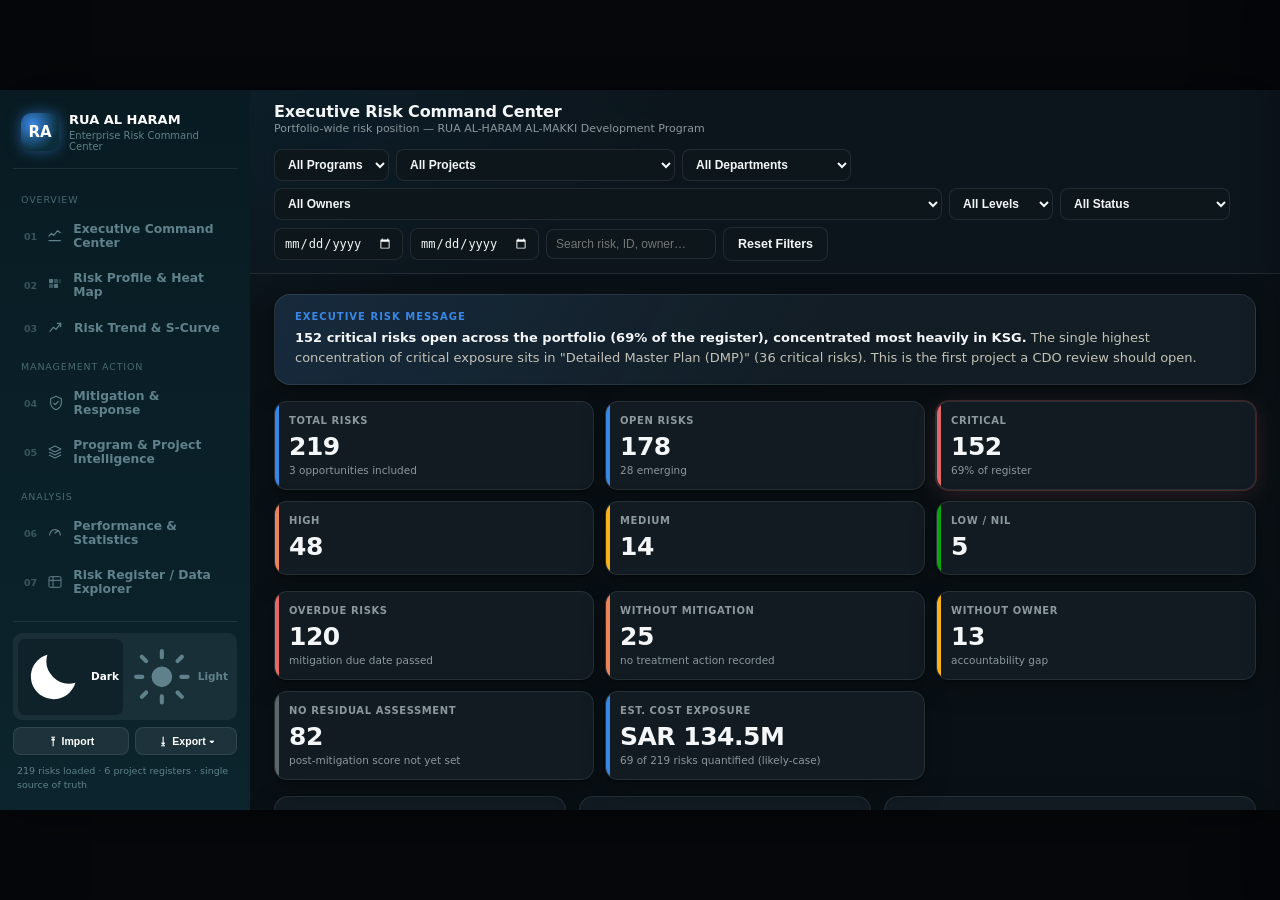
<file: index.html>
<!DOCTYPE html>
<html lang="en" data-theme="dark">
<head>
<meta charset="UTF-8">
<meta name="viewport" content="width=device-width, initial-scale=1.0">
<title>RUA AL HARAM — Enterprise Risk Intelligence Dashboard</title>
<link rel="stylesheet" href="styles.css">
</head>
<body data-theme="dark">
<div class="stage">
<div class="app-shell">

<aside class="sidebar">
  <div class="brand">
    <div class="brand-badge">RA</div>
    <div>
      <div class="brand-name">RUA AL HARAM</div>
      <div class="brand-sub">Enterprise Risk Command Center</div>
    </div>
  </div>
  <nav class="nav" id="nav">
    <div class="nav-section-label">Overview</div>
    <div class="nav-item" data-view="exec"><span class="nav-num">01</span><svg viewBox="0 0 24 24"><path d="M3 12l4-4 3 3 6-7 4 3" stroke="currentColor" stroke-width="1.8" fill="none" stroke-linecap="round" stroke-linejoin="round"/><path d="M3 19h17" stroke="currentColor" stroke-width="1.8" stroke-linecap="round"/></svg><span>Executive Command Center</span></div>
    <div class="nav-item" data-view="heatmap"><span class="nav-num">02</span><svg viewBox="0 0 24 24"><rect x="3" y="3" width="6.2" height="6.2" rx="1.2" fill="currentColor" opacity=".9"/><rect x="10.4" y="3" width="6.2" height="6.2" rx="1.2" fill="currentColor" opacity=".55"/><rect x="17.6" y="3" width="3.4" height="6.2" rx="1.2" fill="currentColor" opacity=".3"/><rect x="3" y="10.4" width="6.2" height="6.2" rx="1.2" fill="currentColor" opacity=".55"/><rect x="10.4" y="10.4" width="6.2" height="6.2" rx="1.2" fill="currentColor" opacity=".9"/></svg><span>Risk Profile &amp; Heat Map</span></div>
    <div class="nav-item" data-view="trend"><span class="nav-num">03</span><svg viewBox="0 0 24 24"><path d="M3 17l5-6 4 3 7-9" stroke="currentColor" stroke-width="1.9" fill="none" stroke-linecap="round" stroke-linejoin="round"/><path d="M14 5h5v5" stroke="currentColor" stroke-width="1.9" fill="none" stroke-linecap="round" stroke-linejoin="round"/></svg><span>Risk Trend &amp; S-Curve</span></div>
    <div class="nav-section-label">Management Action</div>
    <div class="nav-item" data-view="mitigation"><span class="nav-num">04</span><svg viewBox="0 0 24 24"><path d="M12 2l8 3.5v6c0 5-3.4 8.7-8 10.5-4.6-1.8-8-5.5-8-10.5v-6L12 2z" stroke="currentColor" stroke-width="1.7" fill="none" stroke-linejoin="round"/><path d="M8.5 12.2l2.3 2.3 4.7-5" stroke="currentColor" stroke-width="1.8" fill="none" stroke-linecap="round" stroke-linejoin="round"/></svg><span>Mitigation &amp; Response</span></div>
    <div class="nav-item" data-view="program"><span class="nav-num">05</span><svg viewBox="0 0 24 24"><path d="M12 3l9 4.5-9 4.5-9-4.5L12 3z" stroke="currentColor" stroke-width="1.6" fill="none" stroke-linejoin="round"/><path d="M3 12l9 4.5 9-4.5" stroke="currentColor" stroke-width="1.6" fill="none" stroke-linejoin="round"/><path d="M3 16.5L12 21l9-4.5" stroke="currentColor" stroke-width="1.6" fill="none" stroke-linejoin="round"/></svg><span>Program &amp; Project Intelligence</span></div>
    <div class="nav-section-label">Analysis</div>
    <div class="nav-item" data-view="performance"><span class="nav-num">06</span><svg viewBox="0 0 24 24"><path d="M12 12l4.8-3.6" stroke="currentColor" stroke-width="1.9" stroke-linecap="round"/><path d="M4 15a8 8 0 1116 0" stroke="currentColor" stroke-width="1.7" fill="none" stroke-linecap="round"/></svg><span>Performance &amp; Statistics</span></div>
    <div class="nav-item" data-view="register"><span class="nav-num">07</span><svg viewBox="0 0 24 24"><rect x="3" y="4" width="18" height="16" rx="2" stroke="currentColor" stroke-width="1.5" fill="none"/><path d="M3 9.5h18M9 4v16" stroke="currentColor" stroke-width="1.5"/></svg><span>Risk Register / Data Explorer</span></div>
  </nav>
  <div class="sidebar-spacer"></div>
  <div class="sidebar-foot">
    <div class="theme-toggle">
      <div class="theme-btn" id="btn-dark"><svg viewBox="0 0 24 24"><path d="M20 14.5A8.5 8.5 0 019.5 4 8.5 8.5 0 1020 14.5z" fill="currentColor"/></svg> Dark</div>
      <div class="theme-btn" id="btn-light"><svg viewBox="0 0 24 24"><circle cx="12" cy="12" r="4" fill="currentColor"/><g stroke="currentColor" stroke-width="1.6" stroke-linecap="round"><path d="M12 2v2.4M12 19.6V22M4.2 4.2l1.7 1.7M18.1 18.1l1.7 1.7M2 12h2.4M19.6 12H22M4.2 19.8l1.7-1.7M18.1 5.9l1.7-1.7"/></g></svg> Light</div>
    </div>
    <div class="io-row">
      <button class="io-btn" id="btn-import">⭱ Import</button>
      <div class="export-menu" style="flex:1;">
        <button class="io-btn" id="btn-export" style="width:100%;">⭳ Export ▾</button>
        <div class="export-dropdown" id="export-dropdown">
          <button data-export="csv">Export CSV</button>
          <button data-export="json">Export JSON</button>
          <button data-export="xlsx">Export Excel (.xlsx)</button>
          <button data-export="pdf">Executive PDF Report (CDO)</button>
        </div>
      </div>
    </div>
    <input type="file" id="file-input" accept=".xlsx,.xls,.csv,.json">
    <div class="sidebar-note" id="data-source-note">219 risks loaded · 6 project registers · single source of truth</div>
  </div>
</aside>

<main class="main">
  <div class="topbar">
    <div class="topbar-title-block">
      <h1 id="view-title">Executive Risk Command Center</h1>
      <div class="subtitle" id="view-subtitle">Portfolio-wide risk position — RUA AL-HARAM AL-MAKKI Development Program</div>
    </div>
    <div class="filters">
      <select class="filter" id="f-program"></select>
      <select class="filter" id="f-project"></select>
      <select class="filter" id="f-dept"></select>
      <select class="filter" id="f-owner"></select>
      <select class="filter" id="f-level"></select>
      <select class="filter" id="f-status"></select>
      <input class="filter date" id="f-date-from" type="date" title="Identified from">
      <input class="filter date" id="f-date-to" type="date" title="Identified to">
      <input class="filter" id="f-search" type="text" placeholder="Search risk, ID, owner…">
      <button class="btn secondary" id="f-reset">Reset Filters</button>
    </div>
  </div>

  <div class="content-area">
    <section class="view active" id="view-exec"></section>
    <section class="view" id="view-heatmap"></section>
    <section class="view" id="view-trend"></section>
    <section class="view" id="view-mitigation"></section>
    <section class="view" id="view-program"></section>
    <section class="view" id="view-performance"></section>
    <section class="view" id="view-register"></section>
  </div>
</main>

</div>
</div>

<div class="toast" id="toast"></div>

<div class="drawer" id="risk-drawer"></div>

<div class="modal-overlay" id="modal-overlay">
  <div class="modal" id="modal-body"></div>
</div>

<script src="chart.umd.js"></script>
<script src="xlsx.full.min.js"></script>
<script src="jspdf.umd.min.js"></script>
<script src="jspdf.plugin.autotable.min.js"></script>
<script src="data.js"></script>
<script src="engine.js"></script>
<script src="ui.js"></script>
<script src="charts.js"></script>
<script src="tab1_exec.js"></script>
<script src="tab2_heatmap.js"></script>
<script src="tab3_trend.js"></script>
<script src="tab4_mitigation.js"></script>
<script src="tab5_program.js"></script>
<script src="tab6_performance.js"></script>
<script src="tab7_register.js"></script>
<script src="io.js"></script>
<script src="main.js"></script>
</body>
</html>
</file>
<file: styles.css>
:root{
  --page:#eef1f2; --surface:#ffffff; --surface-2:#f7f9fa; --surface-3:#eef0f1;
  --sidebar:#0b2e3a; --sidebar-2:#0e3846; --sidebar-text:#cfe3e8; --sidebar-text-dim:#7fa1ab;
  --border:rgba(11,11,11,0.10); --border-soft:rgba(11,11,11,0.06);
  --text-primary:#0b0b0b; --text-secondary:#52514e; --text-muted:#898781;
  --accent:#2a78d6; --accent-2:#1c5cab;
  --s1:#2a78d6; --s2:#eb6834; --s3:#1baf7a; --s4:#eda100; --s5:#e87ba4; --s6:#008300; --s7:#4a3aa7; --s8:#e34948;
  --good:#0ca30c; --warning:#fab219; --serious:#ec835a; --critical:#d03b3b; --nil:#9aa3a8;
  --shadow: 0 1px 2px rgba(11,11,11,.06), 0 4px 16px rgba(11,11,11,.06);
  --glass-bg: rgba(255,255,255,.55); --glass-border: rgba(11,11,11,.08);
  --glow-critical: 0 0 0 1px rgba(208,59,59,.18), 0 6px 22px rgba(208,59,59,.10);
  --stage-bg: radial-gradient(1200px 700px at 12% -10%, #eef4fa 0%, #eef1f2 45%, #eef1f2 100%);
  --chart-grid: rgba(11,11,11,.09);
  color-scheme: light;
}
:root[data-theme="dark"]{
  --page:#0a1116; --surface:#111b21; --surface-2:#0d161b; --surface-3:#16232a;
  --sidebar:#081b22; --sidebar-2:#0c242d; --sidebar-text:#cfe3e8; --sidebar-text-dim:#5f818b;
  --border:rgba(255,255,255,0.09); --border-soft:rgba(255,255,255,0.05);
  --text-primary:#f4f6f7; --text-secondary:#c3c2b7; --text-muted:#8b989d;
  --accent:#3987e5; --accent-2:#5598e7;
  --s1:#3987e5; --s2:#d95926; --s3:#199e70; --s4:#c98500; --s5:#d55181; --s6:#1fae1f; --s7:#9085e9; --s8:#e66767;
  --good:#0ca30c; --warning:#fab219; --serious:#ec835a; --critical:#e66767; --nil:#5b666b;
  --shadow: 0 1px 2px rgba(0,0,0,.3), 0 8px 24px rgba(0,0,0,.35);
  --glass-bg: rgba(17,27,33,.55); --glass-border: rgba(255,255,255,.08);
  --glow-critical: 0 0 0 1px rgba(230,103,103,.22), 0 6px 26px rgba(230,103,103,.14);
  --stage-bg: radial-gradient(1200px 700px at 12% -10%, #0e2a38 0%, #0a1116 45%, #0a1116 100%);
  --chart-grid: rgba(255,255,255,.32);
  color-scheme: dark;
}
*{box-sizing:border-box;}
html,body{margin:0;padding:0;}
html{background:#05070a;}
body{
  font-family: system-ui, -apple-system, "Segoe UI", Roboto, sans-serif;
  background:#05070a; color:var(--text-primary);
  min-height:100vh;
  display:flex; align-items:center; justify-content:center;
  padding:0;
}
/* 16:9 "PowerPoint standard" presentation frame. Content scrolls inside it;
   on very tall/short viewports the frame keeps a 16:9 footprint and letterboxes. */
.stage{
  width:100%; max-width:1920px; aspect-ratio:16/9; max-height:100vh;
  margin:0 auto; overflow:hidden; background:var(--stage-bg);
  box-shadow:0 0 60px rgba(0,0,0,.5);
}
/* The stage itself never scrolls (overflow:hidden above) — this is what keeps the
   sidebar and topbar permanently frozen in place. Only .content-area (inside .main)
   scrolls internally; the sidebar sits outside that scroll container entirely, so
   it can never be carried out of view by scrolling, on any browser. */
.app-shell{ display:flex; height:100%; }
::-webkit-scrollbar{width:10px;height:10px;}
::-webkit-scrollbar-thumb{background:var(--border);border-radius:6px;}
::-webkit-scrollbar-track{background:transparent;}

/* ---------- Sidebar ---------- */
.sidebar{
  width:250px; min-width:250px; background:linear-gradient(180deg,var(--sidebar),var(--sidebar-2));
  color:var(--sidebar-text); display:flex; flex-direction:column; padding:16px 13px;
  height:100%; overflow-y:auto; flex-shrink:0;
}
.brand{display:flex; align-items:center; gap:10px; padding:6px 8px 16px 8px; border-bottom:1px solid rgba(255,255,255,.08); margin-bottom:10px;}
.brand-badge{width:38px;height:38px;border-radius:10px;background:radial-gradient(circle at 30% 30%, #3987e5, #0b2e3a 70%); display:flex;align-items:center;justify-content:center;font-weight:800;color:#fff;font-size:15px; flex-shrink:0; box-shadow:0 0 14px rgba(57,135,229,.55);}
.brand-name{font-size:13px; font-weight:700; line-height:1.25; color:#fff;}
.brand-sub{font-size:10px; color:var(--sidebar-text-dim); margin-top:2px;}
.nav{display:flex; flex-direction:column; gap:3px; margin-top:2px;}
.nav-section-label{font-size:9.5px; text-transform:uppercase; letter-spacing:.09em; color:var(--sidebar-text-dim); margin:13px 8px 5px; opacity:.75;}
.nav-item{
  display:flex; align-items:center; gap:10px; padding:9px 11px; border-radius:9px; cursor:pointer;
  color:var(--sidebar-text-dim); font-size:12.3px; font-weight:600; transition:.15s; user-select:none;
}
.nav-item svg{width:16px;height:16px;flex-shrink:0;}
.nav-item .nav-num{font-size:9.5px; font-weight:800; opacity:.55; width:14px;}
.nav-item:hover{background:rgba(255,255,255,.06); color:#fff;}
.nav-item.active{background:linear-gradient(90deg,rgba(57,135,229,.24),rgba(57,135,229,.05)); color:#fff; box-shadow: inset 3px 0 0 var(--s1);}
.sidebar-spacer{flex:1;}
.sidebar-foot{border-top:1px solid rgba(255,255,255,.08); padding-top:11px; margin-top:8px; display:flex; flex-direction:column; gap:7px;}
.theme-toggle{display:flex; align-items:center; justify-content:space-between; background:rgba(255,255,255,.06); border-radius:9px; padding:5px; gap:4px;}
.theme-btn{flex:1; text-align:center; padding:6px 4px; border-radius:7px; font-size:10.5px; font-weight:700; cursor:pointer; color:var(--sidebar-text-dim); display:flex; align-items:center; justify-content:center; gap:5px;}
.theme-btn.active{background:#0f2229; color:#fff; box-shadow:0 1px 0 rgba(255,255,255,.05) inset;}
.io-row{display:flex; gap:6px;}
.io-btn{flex:1; background:rgba(255,255,255,.07); border:1px solid rgba(255,255,255,.09); color:#fff; font-size:10.5px; font-weight:700; padding:7px 6px; border-radius:8px; cursor:pointer; text-align:center; transition:.15s;}
.io-btn:hover{background:rgba(255,255,255,.14);}
.sidebar-note{font-size:9.5px; color:var(--sidebar-text-dim); line-height:1.5; padding:2px 4px;}

/* ---------- Main ---------- */
.main{flex:1; min-width:0; height:100%; display:flex; flex-direction:column; background:transparent; overflow:hidden;}
.topbar{
  flex-shrink:0; z-index:20; background:var(--glass-bg); backdrop-filter:blur(14px) saturate(1.4); -webkit-backdrop-filter:blur(14px) saturate(1.4);
  border-bottom:1px solid var(--border);
  padding:12px 24px; display:flex; align-items:center; gap:14px; flex-wrap:wrap;
}
.topbar h1{font-size:16px; margin:0; font-weight:800; letter-spacing:-.01em;}
.topbar .subtitle{font-size:11px; color:var(--text-muted); margin-top:1px;}
.topbar-title-block{margin-right:auto;}
.filters{display:flex; gap:7px; flex-wrap:wrap; align-items:center;}
select.filter, input.filter{
  background:var(--surface-2); border:1px solid var(--border); color:var(--text-primary);
  padding:7px 9px; border-radius:8px; font-size:12px; font-weight:600; min-width:104px;
}
input.filter{min-width:150px; font-weight:500;}
input.filter.date{min-width:118px;}
.filter-reset-badge{font-size:10.5px; background:var(--accent); color:#fff; border-radius:999px; padding:2px 7px; font-weight:800; margin-left:2px;}
/* This is now the ONLY element that scrolls — sidebar and topbar are outside it
   entirely, so they stay frozen in place while the tab content scrolls beneath them. */
.content-area{flex:1; overflow-y:auto; overflow-x:hidden; padding:20px 24px 56px; max-width:1760px; width:100%; margin:0 auto;}
.view{display:none;}
.view.active{display:block; animation:fade .25s ease;}
@keyframes fade{from{opacity:0; transform:translateY(4px);} to{opacity:1; transform:none;}}

/* ---------- Executive banner ---------- */
.exec-banner{
  border-radius:16px; padding:16px 20px; margin-bottom:16px; position:relative; overflow:hidden;
  background:linear-gradient(120deg, rgba(57,135,229,.14), rgba(57,135,229,.02) 55%), var(--surface);
  border:1px solid var(--border); box-shadow:var(--shadow);
}
.exec-banner .eb-tag{font-size:10px; text-transform:uppercase; letter-spacing:.1em; font-weight:800; color:var(--accent);}
.exec-banner p{margin:6px 0 0; font-size:13px; line-height:1.55; color:var(--text-secondary); max-width:1180px;}
.exec-banner p b{color:var(--text-primary);}

/* ---------- KPI cards ---------- */
.kpi-row{display:grid; grid-template-columns:repeat(6,1fr); gap:11px; margin-bottom:16px;}
.kpi-row.n5{grid-template-columns:repeat(5,1fr);}
.kpi-row.n4{grid-template-columns:repeat(4,1fr);}
@media (max-width:1300px){.kpi-row,.kpi-row.n5,.kpi-row.n4{grid-template-columns:repeat(3,1fr);}}
@media (max-width:700px){.kpi-row,.kpi-row.n5,.kpi-row.n4{grid-template-columns:repeat(2,1fr);}}
.kpi{
  background:var(--surface); border:1px solid var(--border); border-radius:13px; padding:13px 14px;
  box-shadow:var(--shadow); position:relative; overflow:hidden; transition:box-shadow .2s, transform .2s;
}
.kpi.accent-critical{box-shadow:var(--glow-critical);}
.kpi-clickable{cursor:pointer;}
.kpi-clickable:hover{transform:translateY(-2px); box-shadow:0 4px 18px rgba(0,0,0,.18), 0 0 0 1px var(--accent);}
.kpi .kpi-top{display:flex; align-items:center; justify-content:space-between; gap:6px;}
.kpi .kpi-label{font-size:10px; text-transform:uppercase; letter-spacing:.06em; color:var(--text-muted); font-weight:700;}
.kpi .kpi-icon{width:15px;height:15px; opacity:.7; flex-shrink:0;}
.kpi .kpi-value{font-size:25px; font-weight:800; margin-top:6px; letter-spacing:-.02em; font-variant-numeric:tabular-nums;}
.kpi .kpi-sub{font-size:10.5px; color:var(--text-muted); margin-top:3px;}
.kpi .kpi-bar{position:absolute; left:0; top:0; bottom:0; width:4px;}
.kpi .kpi-na{font-size:10.5px; color:var(--text-muted); font-style:italic; margin-top:3px;}

/* ---------- Grid / panels ---------- */
.grid{display:grid; gap:13px;}
.g-3{grid-template-columns:1.1fr 1.1fr 1.4fr;}
.g-2{grid-template-columns:1fr 1fr;}
.g-2b{grid-template-columns:1.4fr 1fr;}
.g-2c{grid-template-columns:1fr 1.4fr;}
.g-4{grid-template-columns:repeat(4,1fr);}
@media (max-width:1200px){.g-3,.g-2,.g-2b,.g-2c,.g-4{grid-template-columns:1fr;}}
.panel{
  background:var(--surface); border:1px solid var(--border); border-radius:14px; padding:15px 17px;
  box-shadow:var(--shadow);
}
.panel.glass{background:var(--glass-bg); backdrop-filter:blur(10px);}
.panel h3{margin:0 0 2px; font-size:13px; font-weight:800;}
.panel .panel-sub{font-size:10.5px; color:var(--text-muted); margin-bottom:10px;}
.panel-head{display:flex; align-items:flex-start; justify-content:space-between; gap:10px; margin-bottom:6px;}
.chart-wrap{position:relative; height:225px;}
.chart-wrap.tall{height:295px;}
.chart-wrap.short{height:165px;}
.chart-wrap.xshort{height:120px;}

/* ---------- gauges ---------- */
.gauge-wrap{display:flex; flex-direction:column; align-items:center; gap:2px;}
.gauge-value{font-size:26px; font-weight:800; margin-top:-16px; letter-spacing:-.02em; position:relative; z-index:2;}
.gauge-caption{font-size:10.5px; color:var(--text-muted); text-align:center; max-width:190px; margin-top:2px;}
.gauge-legend{display:flex; gap:10px; justify-content:center; margin-top:4px; flex-wrap:wrap;}
.gauge-legend span{font-size:9.5px; color:var(--text-muted); display:flex; align-items:center; gap:4px;}
.gauge-legend i{width:7px;height:7px;border-radius:2px; display:inline-block;}

/* ---------- badges / pills (with shape, never color-alone) ---------- */
.pill{display:inline-flex; align-items:center; gap:5px; padding:3px 9px; border-radius:999px; font-size:10.5px; font-weight:800; letter-spacing:.01em; white-space:nowrap;}
.pill svg{width:9px;height:9px;flex-shrink:0;}
.pill-critical{background:rgba(208,59,59,.13); color:var(--critical);}
.pill-high{background:rgba(236,131,90,.15); color:var(--serious);}
.pill-medium{background:rgba(250,178,25,.16); color:#a86a00;}
:root[data-theme="dark"] .pill-medium{color:var(--warning);}
.pill-low{background:rgba(12,163,12,.13); color:var(--good);}
.pill-nil{background:rgba(137,135,129,.14); color:var(--text-muted);}
.pill-open{background:rgba(42,120,214,.13); color:var(--accent);}
.pill-emerging{background:rgba(237,161,0,.15); color:#a86a00;}
:root[data-theme="dark"] .pill-emerging{color:var(--warning);}
.pill-closed{background:rgba(12,163,12,.13); color:var(--good);}

/* ---------- tables ---------- */
.table-wrap{overflow:auto; border-radius:10px; border:1px solid var(--border);}
table.data-table{width:100%; border-collapse:collapse; font-size:11.8px;}
.table-wrap.wide table.data-table{min-width:900px;}
.table-wrap.xwide table.data-table{min-width:1500px;}
table.data-table thead th{
  position:sticky; top:0; background:var(--surface-2); text-align:left; padding:9px 10px;
  font-size:10.3px; text-transform:uppercase; letter-spacing:.04em; color:var(--text-muted); font-weight:800;
  border-bottom:1px solid var(--border); cursor:pointer; white-space:nowrap; z-index:2;
}
table.data-table thead th:hover{color:var(--text-primary);}
table.data-table thead th.sorted{color:var(--accent);}
table.data-table tbody td{padding:8px 10px; border-bottom:1px solid var(--border-soft); vertical-align:top;}
table.data-table tbody tr:hover{background:var(--surface-2); cursor:pointer;}
table.data-table tbody tr.row-critical{box-shadow: inset 3px 0 0 var(--critical);}
table.data-table td.num{text-align:center; font-variant-numeric:tabular-nums; font-weight:700;}
.td-title{max-width:270px;}
.muted{color:var(--text-muted);}
.small{font-size:10.6px;}
.bar-mini{height:6px; border-radius:4px; background:var(--surface-3); overflow:hidden; width:60px; display:inline-block; vertical-align:middle; margin-right:6px;}
.bar-mini > span{display:block; height:100%; background:var(--accent);}
.reg-toolbar{display:flex; gap:8px; flex-wrap:wrap; align-items:center; margin-bottom:10px;}
.reg-pager{display:flex; gap:8px; align-items:center; justify-content:flex-end; margin-top:10px; font-size:11.5px; color:var(--text-secondary);}
.reg-pager button{background:var(--surface-2); border:1px solid var(--border); border-radius:7px; padding:5px 10px; cursor:pointer; color:var(--text-primary); font-weight:700; font-size:11.5px;}
.reg-pager button:disabled{opacity:.4; cursor:default;}

/* ---------- buttons ---------- */
.btn{background:var(--accent); color:#fff; border:none; padding:9px 14px; border-radius:8px; font-weight:700; font-size:12.5px; cursor:pointer;}
.btn.secondary{background:var(--surface-2); color:var(--text-primary); border:1px solid var(--border);}
.btn.tiny{padding:5px 9px; font-size:11px; border-radius:7px;}
.btn:hover{filter:brightness(1.08);}
.btn-row{display:flex; gap:8px; flex-wrap:wrap;}

/* ---------- interactive heat map (Probability x Impact) ---------- */
.heatmap-wrap{display:flex; gap:12px; align-items:flex-end;}
.heatmap-ylabel{writing-mode:vertical-rl; transform:rotate(180deg); font-size:10.5px; font-weight:800; color:var(--text-muted); text-align:center; padding:6px 0 20px;}
.heatmap{display:grid; grid-template-columns:repeat(5,1fr); grid-template-rows:repeat(5,1fr); gap:4px; width:100%; aspect-ratio:1.25/1;}
.heatmap-cell{
  border-radius:8px; display:flex; flex-direction:column; align-items:center; justify-content:center;
  font-weight:800; position:relative; cursor:pointer; transition:transform .12s, box-shadow .12s; color:rgba(0,0,0,.68);
  border:1px solid rgba(255,255,255,.12);
}
.heatmap-cell:hover{transform:scale(1.045); box-shadow:0 4px 16px rgba(0,0,0,.25); z-index:3;}
.heatmap-cell .cnt{font-size:15px; line-height:1;}
.heatmap-cell .lvl{font-size:8px; text-transform:uppercase; letter-spacing:.04em; opacity:.8; margin-top:1px;}
.heatmap-cell.empty{cursor:default;}
.heatmap-cell.empty:hover{transform:none; box-shadow:none;}
.heatmap-axis-x{display:grid; grid-template-columns:repeat(5,1fr); font-size:9.5px; color:var(--text-muted); font-weight:700; text-align:center; margin-top:6px;}
.heatmap-xlabel{text-align:center; font-size:10.5px; font-weight:800; color:var(--text-muted); margin-top:4px;}

/* legacy small matrix (kept for compact contexts) */
.matrix-wrap{display:flex; gap:10px; align-items:flex-end;}
.matrix{display:grid; grid-template-columns:repeat(5,1fr); grid-template-rows:repeat(5,1fr); gap:3px; width:100%; aspect-ratio:1.35/1;}
.matrix-cell{border-radius:6px; display:flex; align-items:center; justify-content:center; font-weight:800; font-size:13px; color:rgba(0,0,0,.55); position:relative;}
.matrix-cell .cnt{font-size:14px;}
.matrix-axis-y{display:flex; flex-direction:column-reverse; justify-content:space-between; font-size:9.5px; color:var(--text-muted); font-weight:700; padding-bottom:14px;}
.matrix-axis-x{display:grid; grid-template-columns:repeat(5,1fr); font-size:9.5px; color:var(--text-muted); font-weight:700; text-align:center; margin-top:4px;}

/* ---------- Not Available placeholder ---------- */
.na-card{
  border:1.5px dashed var(--border); border-radius:12px; padding:22px 16px; text-align:center;
  color:var(--text-muted); font-size:12px; background:var(--surface-2);
}
.na-card b{display:block; color:var(--text-secondary); font-size:12.5px; margin-bottom:4px;}

/* ---------- misc ---------- */
.insight-list{display:flex; flex-direction:column; gap:9px;}
.insight{display:flex; gap:10px; align-items:flex-start; padding:10px 12px; border-radius:10px; background:var(--surface-2); border:1px solid var(--border-soft);}
.insight .dot{width:8px;height:8px;border-radius:50%; margin-top:5px; flex-shrink:0;}
.insight b{font-weight:800;}
.insight p{margin:2px 0 0; font-size:12px; color:var(--text-secondary); line-height:1.45;}
.legend-row{display:flex; gap:14px; flex-wrap:wrap; font-size:11px; color:var(--text-secondary); margin-top:8px;}
.legend-row .lg{display:flex; align-items:center; gap:5px;}
.legend-row .sw{width:9px;height:9px;border-radius:2px;}
.tag{display:inline-block; padding:2px 8px; border-radius:6px; background:var(--surface-3); font-size:10.5px; font-weight:700; color:var(--text-secondary);}
.section-title{font-size:14.5px; font-weight:800; margin:24px 0 12px; display:flex; align-items:center; gap:8px;}
.section-title:first-child{margin-top:0;}
.section-title .stq{font-size:10px; font-weight:700; color:var(--text-muted); background:var(--surface-3); border-radius:6px; padding:2px 8px;}
.hairline{height:1px; background:var(--border); margin:20px 0;}
.export-menu{position:relative;}
.export-dropdown{
  position:absolute; right:0; top:calc(100% + 6px); background:var(--surface); border:1px solid var(--border); border-radius:10px;
  box-shadow:var(--shadow); min-width:200px; padding:6px; z-index:50; display:none;
}
.export-dropdown.open{display:block;}
.export-dropdown button{width:100%; text-align:left; background:none; border:none; padding:9px 10px; border-radius:7px; font-size:12.5px; font-weight:600; color:var(--text-primary); cursor:pointer; display:flex; align-items:center; gap:8px;}
.export-dropdown button:hover{background:var(--surface-2);}
.toast{position:fixed; bottom:22px; right:22px; background:var(--surface); border:1px solid var(--border); box-shadow:var(--shadow); padding:12px 16px; border-radius:10px; font-size:12.5px; font-weight:700; z-index:200; display:flex; gap:10px; align-items:center; transform:translateY(20px); opacity:0; transition:.25s;}
.toast.show{transform:translateY(0); opacity:1;}
.modal-overlay{position:fixed; inset:0; background:rgba(0,0,0,.5); display:none; align-items:center; justify-content:center; z-index:300;}
.modal-overlay.open{display:flex;}
.modal{background:var(--surface); border-radius:14px; padding:22px; width:min(560px,92vw); box-shadow:var(--shadow); max-height:86vh; overflow:auto; position:relative;}
.modal.wide{width:min(920px,94vw);}
.modal-eyebrow{font-size:10px; text-transform:uppercase; letter-spacing:.09em; color:var(--accent); font-weight:800;}
.modal-actions{display:flex; justify-content:flex-end; gap:8px; margin-top:16px; padding-top:12px; border-top:1px solid var(--border-soft);}
.modal h3{margin-top:0;}
.modal .close-x{float:right; cursor:pointer; font-size:18px; color:var(--text-muted);}
.drawer{position:fixed; top:0; right:0; height:100vh; width:min(480px,94vw); background:var(--surface); border-left:1px solid var(--border); box-shadow:-8px 0 30px rgba(0,0,0,.2); transform:translateX(100%); transition:.25s; z-index:250; overflow-y:auto; padding:20px;}
.drawer.open{transform:translateX(0);}
.drawer h3{margin-top:0;}
.kv{display:grid; grid-template-columns:128px 1fr; gap:6px 10px; font-size:12px; margin:10px 0;}
.kv b{color:var(--text-muted); font-weight:700;}
.proj-cards{display:grid; grid-template-columns:repeat(auto-fill,minmax(220px,1fr)); gap:10px; margin-bottom:16px;}
.proj-card{background:var(--surface); border:1px solid var(--border); border-radius:12px; padding:13px 14px; cursor:pointer; transition:.15s; box-shadow:var(--shadow);}
.proj-card:hover{transform:translateY(-2px); border-color:var(--accent);}
.proj-card.active{border-color:var(--accent); box-shadow:0 0 0 2px var(--accent) inset;}
.proj-card .pc-prog{font-size:9.5px; text-transform:uppercase; letter-spacing:.05em; color:var(--text-muted); font-weight:800;}
.proj-card .pc-name{font-size:13px; font-weight:800; margin:4px 0 8px; line-height:1.25;}
.proj-card .pc-stats{display:flex; gap:10px; font-size:11px; color:var(--text-secondary); flex-wrap:wrap;}
.proj-card .pc-stats b{color:var(--text-primary); font-size:13px;}
#file-input{display:none;}
.stack-bar{display:flex; height:22px; border-radius:6px; overflow:hidden; width:100%; background:var(--surface-3);}
.stack-bar > div{height:100%;}
a.link-btn{color:var(--accent); font-weight:700; font-size:11.5px; cursor:pointer;}
.footer-note{font-size:10.5px; color:var(--text-muted); text-align:center; margin-top:30px; line-height:1.6;}
.mi-note{font-size:10.5px; color:var(--text-muted); background:var(--surface-2); border:1px solid var(--border-soft); border-radius:8px; padding:8px 10px; margin-top:8px; line-height:1.5;}
.formula-box{font-size:11px; color:var(--text-secondary); background:var(--surface-2); border:1px solid var(--border-soft); border-radius:9px; padding:10px 12px; margin-top:8px; font-family:ui-monospace,Menlo,Consolas,monospace; line-height:1.6;}
.rpi-part{display:flex; align-items:center; justify-content:space-between; padding:6px 0; border-bottom:1px solid var(--border-soft); font-size:12px;}
.rpi-part:last-child{border-bottom:none;}
</file>
